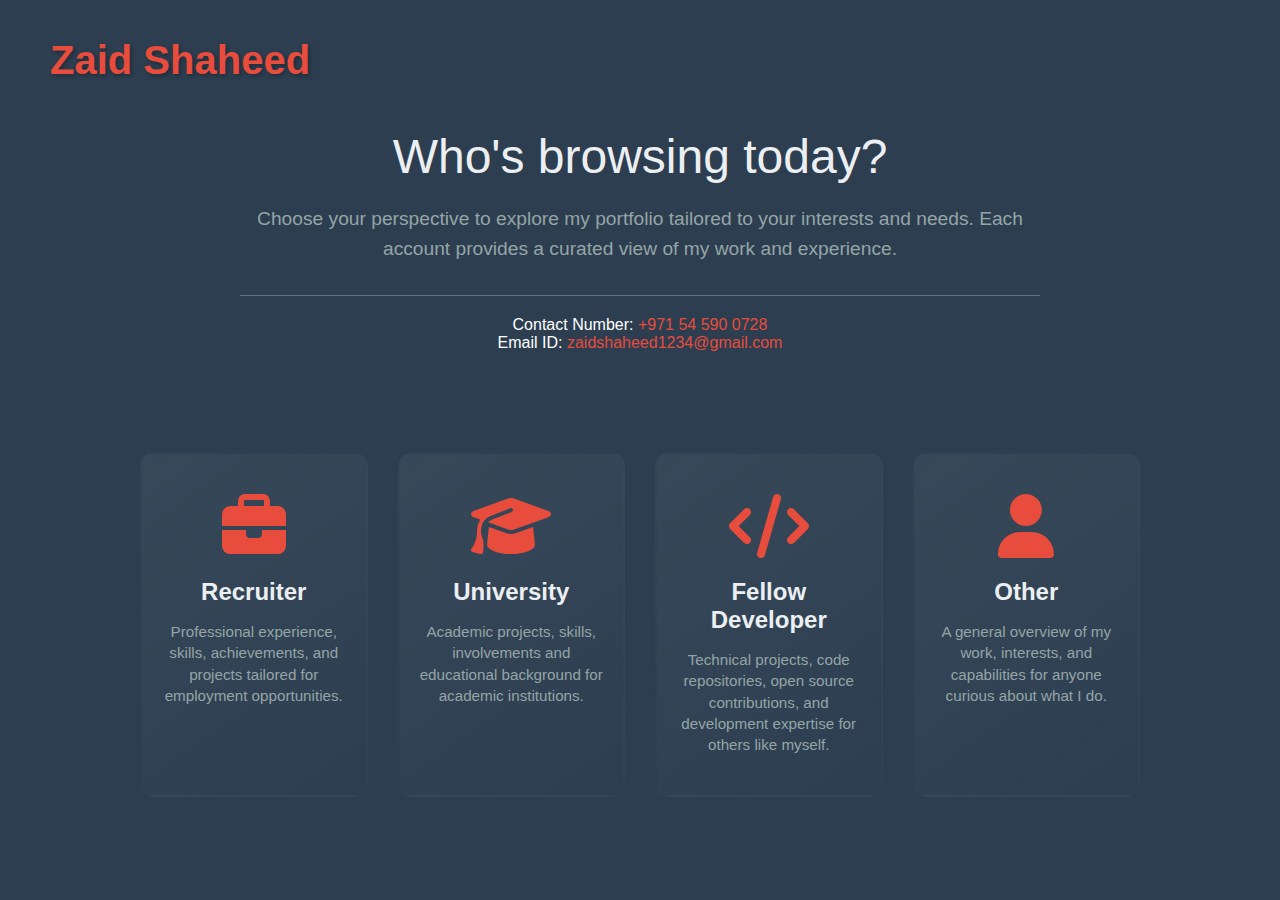
<file: index.html>
<br><!DOCTYPE html>
<html lang="en">
<head>
    <meta charset="UTF-8">
    <meta name="viewport" content="width=device-width, initial-scale=1.0">
    <title>Zaid Shaheed - Portfolio</title>
    <link rel="stylesheet" href="style.css">
    <link rel="stylesheet" href="https://cdnjs.cloudflare.com/ajax/libs/font-awesome/6.4.0/css/all.min.css">
</head>
<body>
    <header class="header">
        <a href="index.html">
            <div class="logo">Zaid Shaheed</div>
        </a>
    </header>

    <main class="main-container">
        <section class="welcome-section">
            <h1 class="welcome-title">Who's browsing today?</h1>
            <p class="welcome-subtitle">
                Choose your perspective to explore my portfolio tailored to your interests and needs.
                Each account provides a curated view of my work and experience.
            </p>
            <hr />
            <p class="contact-info">
                Contact Number: <a href="tel:+971545900728" class="contact-link">+971 54 590 0728</a> 
                <br>
                Email ID: <a href="mailto:zaidshaheed1234@gmail.com" class="contact-link">zaidshaheed1234@gmail.com</a>
            </p>
        </section>

        <section class="account-selection">
            <div class="account-grid">
                <div class="account-card" onclick="window.location.href='recruiter.html'">
                    <div class="account-icon">
                        <i class="fas fa-briefcase"></i>
                    </div>
                    <h2 class="account-name">Recruiter</h2>
                    <p class="account-description">
                        Professional experience, skills, achievements, and projects tailored for employment opportunities.
                    </p>
                </div>

                <div class="account-card" onclick="window.location.href='university.html'">
                    <div class="account-icon">
                        <i class="fas fa-graduation-cap"></i>
                    </div>
                    <h2 class="account-name">University</h2>
                    <p class="account-description">
                        Academic projects, skills, involvements and educational background for academic institutions.
                    </p>
                </div>

                <div class="account-card" onclick="window.location.href='developer.html'">
                    <div class="account-icon">
                        <i class="fas fa-code"></i>
                    </div>
                    <h2 class="account-name">Fellow Developer</h2>
                    <p class="account-description">
                        Technical projects, code repositories, open source contributions, and development expertise for others like myself.
                    </p>
                </div>

                <div class="account-card" onclick="window.location.href='other.html'">
                    <div class="account-icon">
                        <i class="fas fa-user"></i>
                    </div>
                    <h2 class="account-name">Other</h2>
                    <p class="account-description">
                        A general overview of my work, interests, and capabilities for anyone curious about what I do.
                    </p>
                </div>
            </div>
        </section>
    </main>

    <script src="portfolio.js"></script>
</body>
</html>
</file>
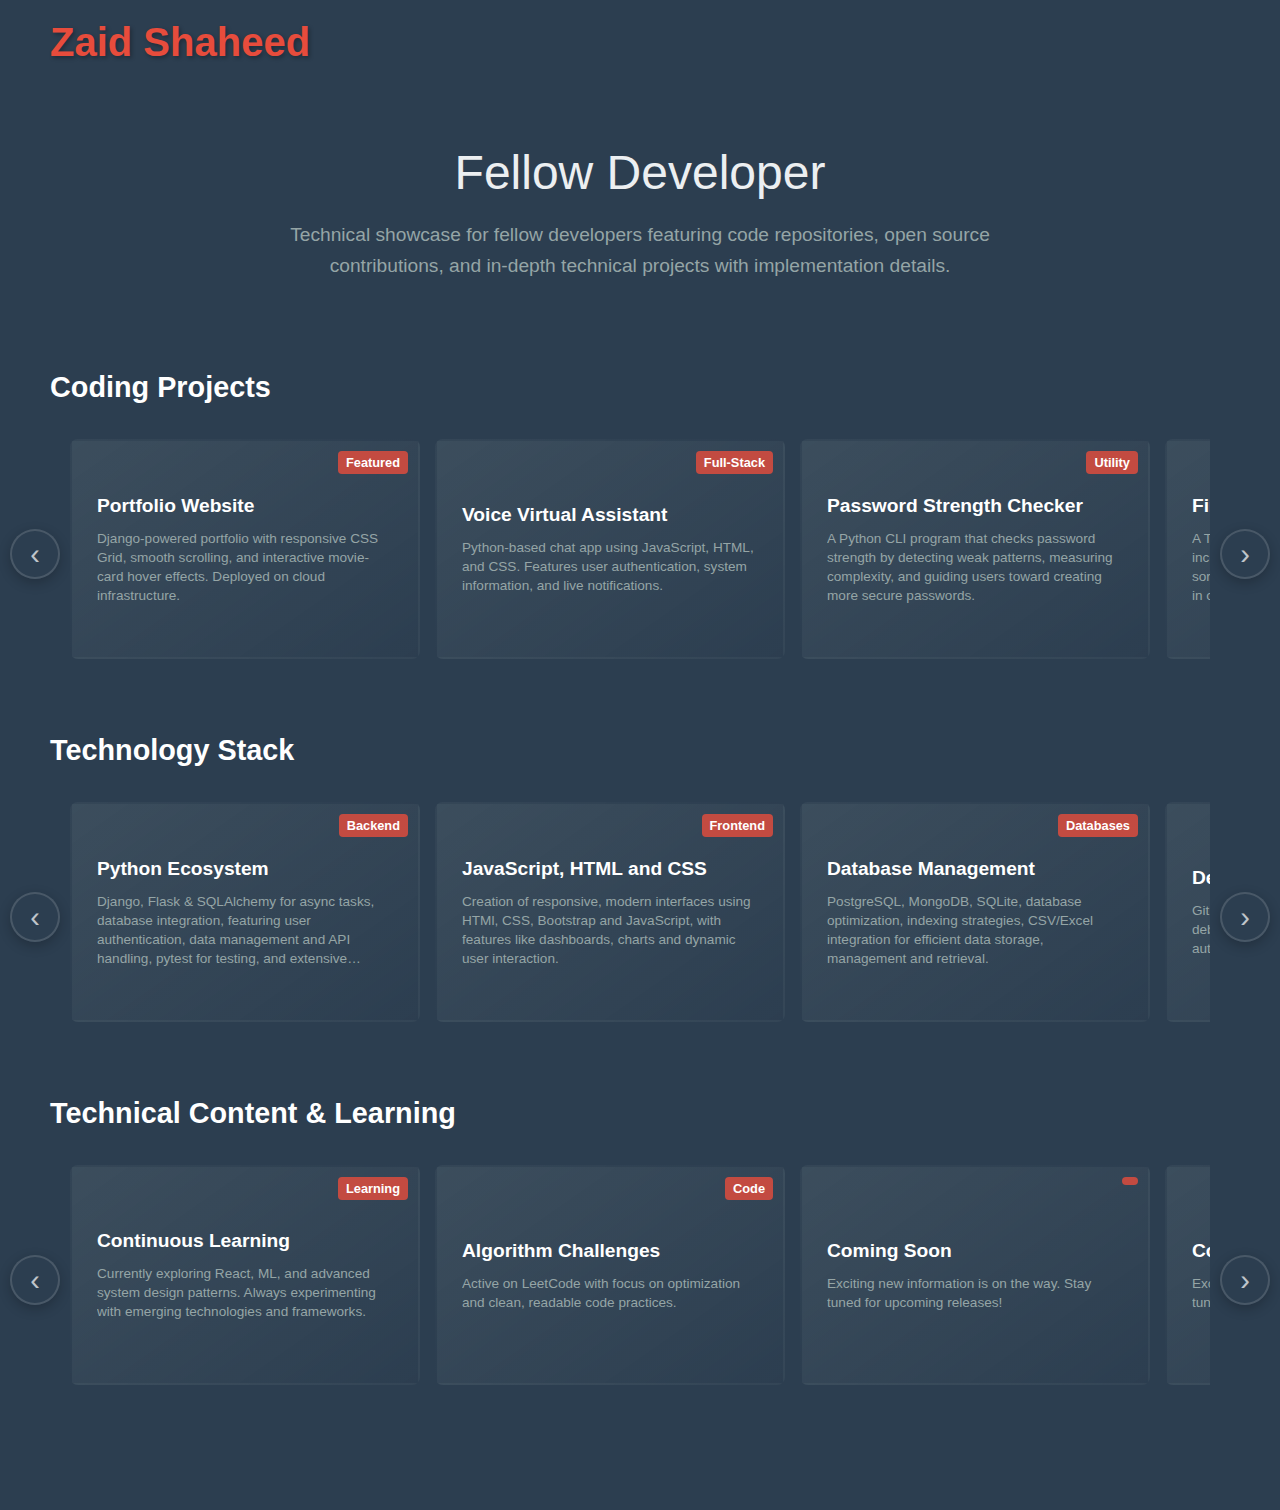
<file: developer.html>
<!DOCTYPE html>
<html lang="en">
<head>
    <meta charset="UTF-8">
    <meta name="viewport" content="width=device-width, initial-scale=1.0">
    <title>Zaid Shaheed - Developer Portfolio</title>
    <link rel="stylesheet" href="style.css">
    <link rel="stylesheet" href="https://cdnjs.cloudflare.com/ajax/libs/font-awesome/6.4.0/css/all.min.css">
</head>
<body class="portfolio-page">
    <header class="header">
        <a href="index.html">
            <div class="logo">Zaid Shaheed</div>
        </a>
    </header>

    <main class="main-container">
        <section class="welcome-section">
            <h1 class="welcome-title">Fellow Developer</h1>
            <p class="welcome-subtitle">
                Technical showcase for fellow developers featuring code repositories, open source contributions,
                and in-depth technical projects with implementation details.
            </p>
        </section>

        <section class="content-section">
            <!-- Coding Projects Section -->
            <div class="portfolio-section">
                <h2 class="section-title">Coding Projects</h2>
                <div class="movies-container">
                    <button class="scroll-btn left">‹</button>
                    <div class="movies-row">
                        <div class="movie-card">
                            <div class="movie-rating">Featured</div>
                            <h3 class="movie-title">Portfolio Website</h3>
                            <p class="movie-description">Django-powered portfolio with responsive CSS Grid, smooth scrolling, and interactive movie-card hover effects. Deployed on cloud infrastructure.</p>
                        </div>
                        <div class="movie-card">
                            <div class="movie-rating">Full-Stack</div>
                            <h3 class="movie-title">Voice Virtual Assistant</h3>
                            <p class="movie-description">Python-based chat app using JavaScript, HTML, and CSS. Features user authentication, system information, and live notifications.</p>
                        </div>
                        <div class="movie-card">
                            <div class="movie-rating">Utility</div>
                            <h3 class="movie-title">Password Strength Checker</h3>
                            <p class="movie-description">A Python CLI program that checks password strength by detecting weak patterns, measuring complexity, and guiding users toward creating more secure passwords.</p>
                        </div>
                        <div class="movie-card">
                            <div class="movie-rating">Web Application</div>
                            <h3 class="movie-title">Finance Tracker</h3>
                            <p class="movie-description">A Tkinter and Flask-based app to manage income and expenses across accounts, filter and sort transactions, visualize charts, and use built-in currency conversion with Excel/CSV import and export.</p>
                        </div>
                        <div class="movie-card">
                            <div class="movie-rating">Tool</div>
                            <h3 class="movie-title">QR Code Generator</h3>
                            <p class="movie-description">A Python program with a Tkinter UI that generates QR codes from text, displays them live, and allows saving in both PNG and PDF formats.</p>
                        </div>
                    </div>
                    <button class="scroll-btn right">›</button>
                </div>
            </div>

            <!-- Technology Stack Section -->
            <div class="portfolio-section">
                <h2 class="section-title">Technology Stack</h2>
                <div class="movies-container">
                    <button class="scroll-btn left">‹</button>
                    <div class="movies-row">
                        <div class="movie-card">
                            <div class="movie-rating">Backend</div>
                            <h3 class="movie-title">Python Ecosystem</h3>
                            <p class="movie-description">Django, Flask & SQLAlchemy for async tasks, database integration, featuring user authentication, data management and API handling, pytest for testing, and extensive experience with Python standard library.</p>
                        </div>
                        <div class="movie-card">
                            <div class="movie-rating">Frontend</div>
                            <h3 class="movie-title">JavaScript, HTML and CSS</h3>
                            <p class="movie-description">Creation of responsive, modern interfaces using HTMl, CSS, Bootstrap and JavaScript, with features like dashboards, charts and dynamic user interaction.</p>
                        </div>
                        <div class="movie-card">
                            <div class="movie-rating">Databases</div>
                            <h3 class="movie-title">Database Management</h3>
                            <p class="movie-description">PostgreSQL, MongoDB, SQLite, database optimization, indexing strategies, CSV/Excel integration for efficient data storage, management and retrieval.</p>
                        </div>
                        <div class="movie-card">
                            <div class="movie-rating">Tools</div>
                            <h3 class="movie-title">Development Tools</h3>
                            <p class="movie-description">Git workflow mastery, VS Code extensions, debugging tools, performance profiling, and automated testing frameworks.</p>
                        </div>
                        <div class="movie-card">
                            <div class="movie-rating">Integration</div>
                            <h3 class="movie-title">APIs & Services</h3>
                            <p class="movie-description">Building and consuming REST APIs, JSON handling, third-party integrations, and designing endpoints for data exchange across applications.</p>
                        </div>
                    </div>
                    <button class="scroll-btn right">›</button>
                </div>
            </div>

            <!-- Technical Blog & Learning Section -->
            <div class="portfolio-section">
                <h2 class="section-title">Technical Content & Learning</h2>
                <div class="movies-container">
                    <button class="scroll-btn left">‹</button>
                    <div class="movies-row">
                        <div class="movie-card">
                            <div class="movie-rating">Learning</div>
                            <h3 class="movie-title">Continuous Learning</h3>
                            <p class="movie-description">Currently exploring React, ML, and advanced system design patterns. Always experimenting with emerging technologies and frameworks.</p>
                        </div>
                        <div class="movie-card">
                            <div class="movie-rating">Code</div>
                            <h3 class="movie-title">Algorithm Challenges</h3>
                            <p class="movie-description">Active on LeetCode with focus on optimization and clean, readable code practices.</p>
                        </div>
                        <div class="movie-card">
                            <div class="movie-rating"></div>
                            <h3 class="movie-title">Coming Soon</h3>
                            <p class="movie-description">Exciting new information is on the way. Stay tuned for upcoming releases!</p>
                        </div>
                        <div class="movie-card">
                            <div class="movie-rating"></div>
                            <h3 class="movie-title">Coming Soon</h3>
                            <p class="movie-description">Exciting new information is on the way. Stay tuned for upcoming releases!</p>
                        </div>
                    </div>
                    <button class="scroll-btn right">›</button>
                </div>
            </div>
        </section>
    </main>

    <script src="portfolio.js"></script>
</body>
</html>
</file>
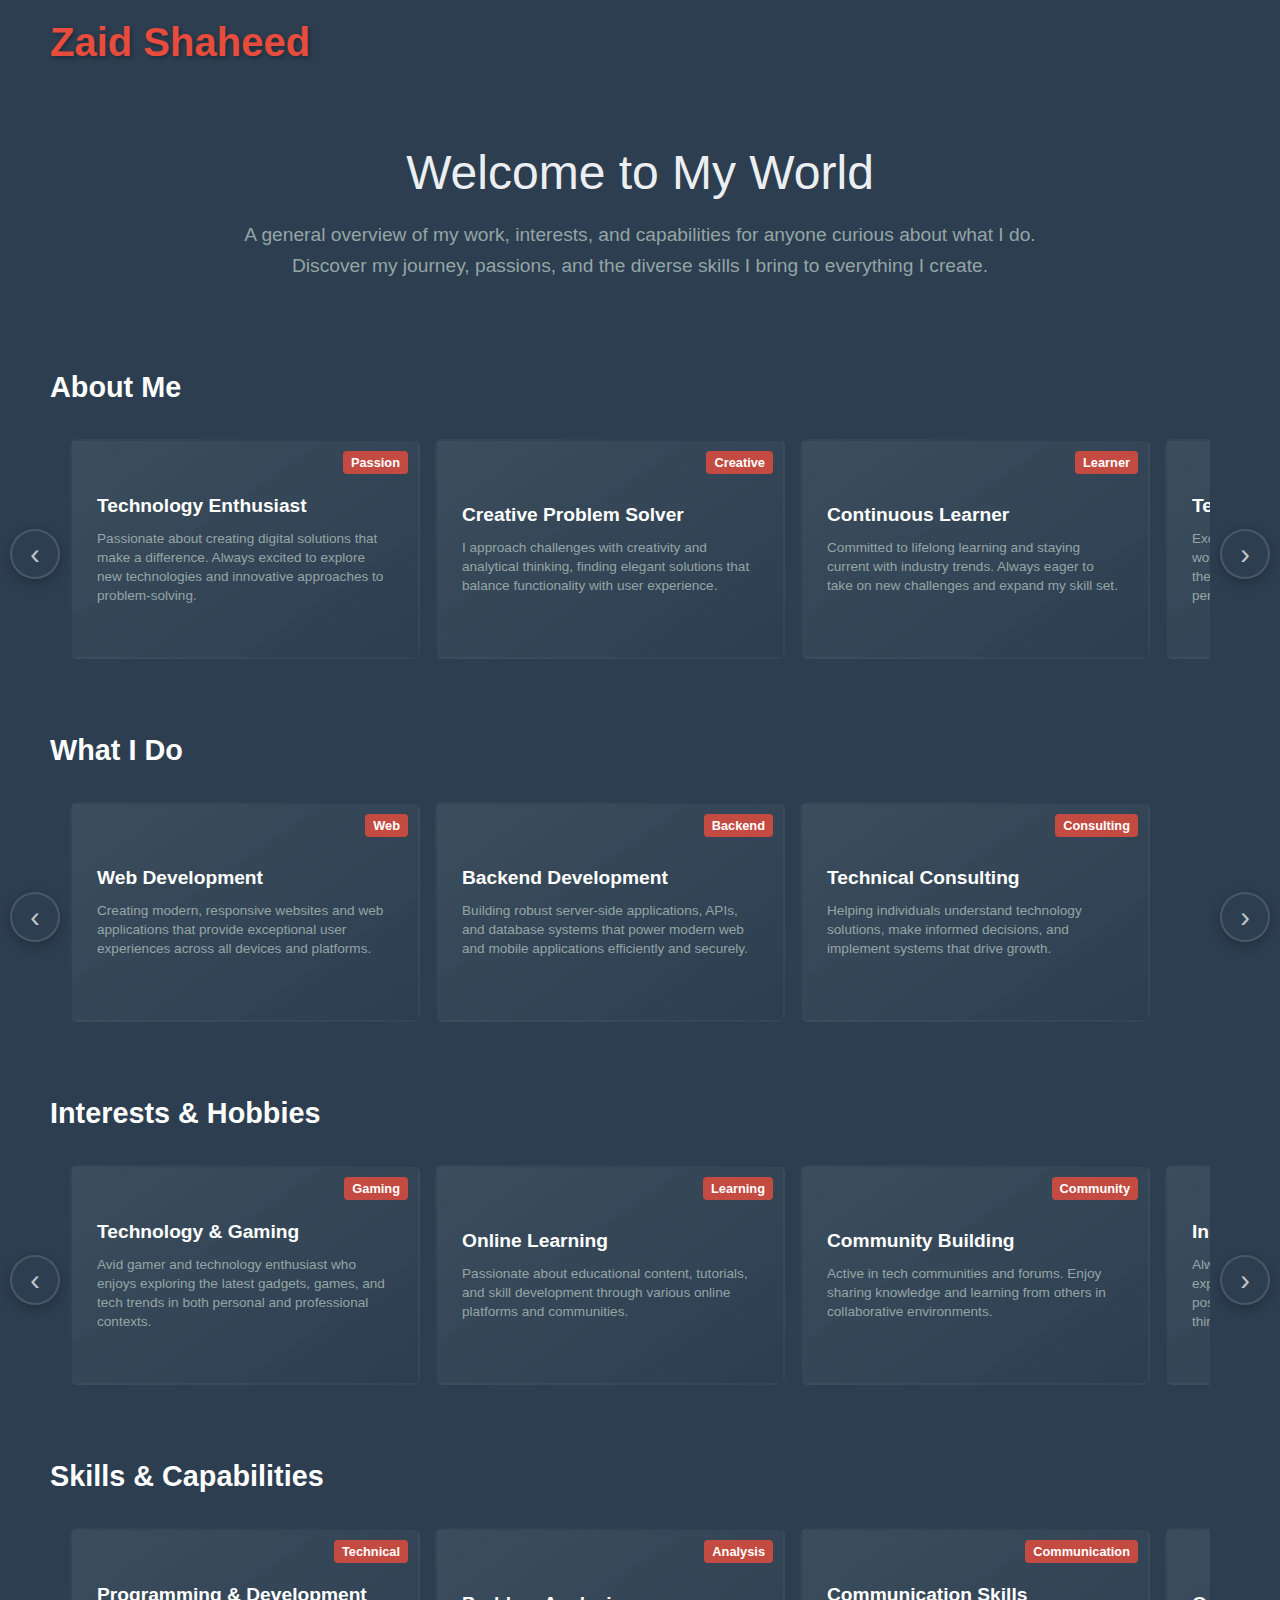
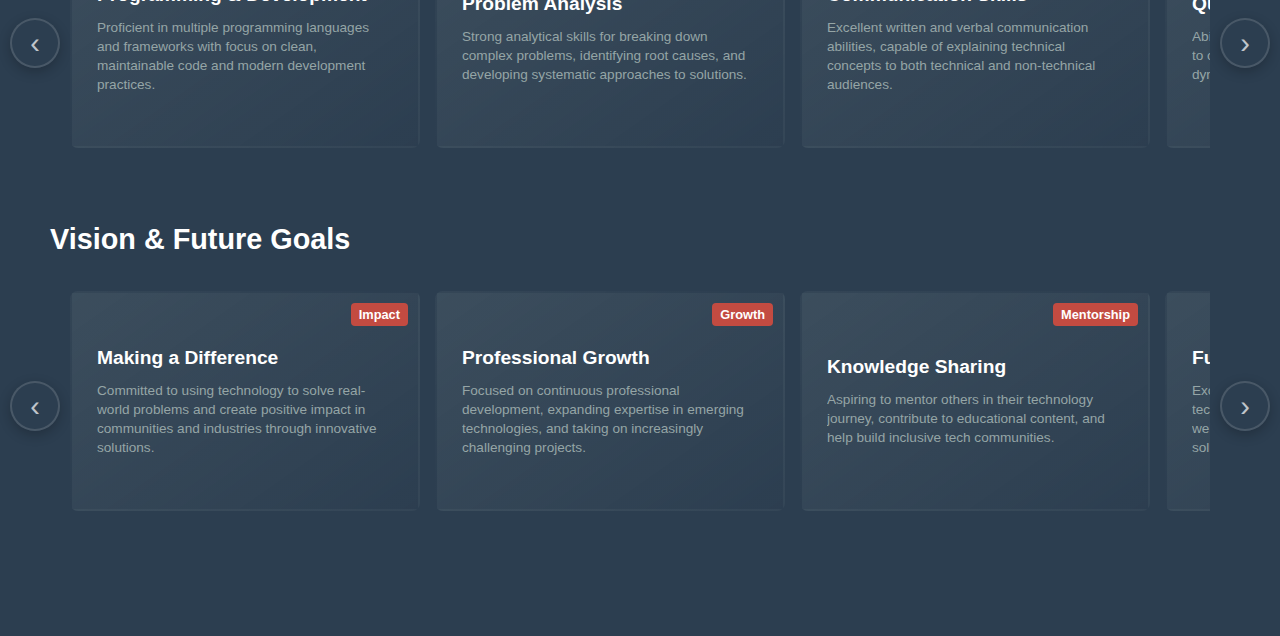
<file: other.html>
<!DOCTYPE html>
<html lang="en">
<head>
    <meta charset="UTF-8">
    <meta name="viewport" content="width=device-width, initial-scale=1.0">
    <title>Zaid Shaheed - General Portfolio</title>
    <link rel="stylesheet" href="style.css">
    <link rel="stylesheet" href="https://cdnjs.cloudflare.com/ajax/libs/font-awesome/6.4.0/css/all.min.css">
</head>
<body class="portfolio-page">
    <header class="header">
        <a href="index.html">
            <div class="logo">Zaid Shaheed</div>
        </a>
    </header>

    <main class="main-container">
        <section class="welcome-section">
            <h1 class="welcome-title">Welcome to My World</h1>
            <p class="welcome-subtitle">
                A general overview of my work, interests, and capabilities for anyone curious about what I do.
                Discover my journey, passions, and the diverse skills I bring to everything I create.
            </p>
        </section>

        <section class="content-section">
            <!-- About Me Section -->
            <div class="portfolio-section">
                <h2 class="section-title">About Me</h2>
                <div class="movies-container">
                    <button class="scroll-btn left">‹</button>
                    <div class="movies-row">
                        <div class="movie-card">
                            <div class="movie-rating">Passion</div>
                            <h3 class="movie-title">Technology Enthusiast</h3>
                            <p class="movie-description">Passionate about creating digital solutions that make a difference. Always excited to explore new technologies and innovative approaches to problem-solving.</p>
                        </div>
                        <div class="movie-card">
                            <div class="movie-rating">Creative</div>
                            <h3 class="movie-title">Creative Problem Solver</h3>
                            <p class="movie-description">I approach challenges with creativity and analytical thinking, finding elegant solutions that balance functionality with user experience.</p>
                        </div>
                        <div class="movie-card">
                            <div class="movie-rating">Learner</div>
                            <h3 class="movie-title">Continuous Learner</h3>
                            <p class="movie-description">Committed to lifelong learning and staying current with industry trends. Always eager to take on new challenges and expand my skill set.</p>
                        </div>
                        <div class="movie-card">
                            <div class="movie-rating">Collaborative</div>
                            <h3 class="movie-title">Team Player</h3>
                            <p class="movie-description">Excellent communication skills and experience working in collaborative environments. I believe the best solutions come from diverse perspectives.</p>
                        </div>
                    </div>
                    <button class="scroll-btn right">›</button>
                </div>
            </div>

            <!-- What I Do Section -->
            <div class="portfolio-section">
                <h2 class="section-title">What I Do</h2>
                <div class="movies-container">
                    <button class="scroll-btn left">‹</button>
                    <div class="movies-row">
                        <div class="movie-card">
                            <div class="movie-rating">Web</div>
                            <h3 class="movie-title">Web Development</h3>
                            <p class="movie-description">Creating modern, responsive websites and web applications that provide exceptional user experiences across all devices and platforms.</p>
                        </div>
                        <div class="movie-card">
                            <div class="movie-rating">Backend</div>
                            <h3 class="movie-title">Backend Development</h3>
                            <p class="movie-description">Building robust server-side applications, APIs, and database systems that power modern web and mobile applications efficiently and securely.</p>
                        </div>
                        <div class="movie-card">
                            <div class="movie-rating">Consulting</div>
                            <h3 class="movie-title">Technical Consulting</h3>
                            <p class="movie-description">Helping individuals understand technology solutions, make informed decisions, and implement systems that drive growth.</p>
                        </div>
                    </div>
                    <button class="scroll-btn right">›</button>
                </div>
            </div>

            <!-- Interests & Hobbies Section -->
            <div class="portfolio-section">
                <h2 class="section-title">Interests & Hobbies</h2>
                <div class="movies-container">
                    <button class="scroll-btn left">‹</button>
                    <div class="movies-row">
                        <div class="movie-card">
                            <div class="movie-rating">Gaming</div>
                            <h3 class="movie-title">Technology & Gaming</h3>
                            <p class="movie-description">Avid gamer and technology enthusiast who enjoys exploring the latest gadgets, games, and tech trends in both personal and professional contexts.</p>
                        </div>
                        <div class="movie-card">
                            <div class="movie-rating">Learning</div>
                            <h3 class="movie-title">Online Learning</h3>
                            <p class="movie-description">Passionate about educational content, tutorials, and skill development through various online platforms and communities.</p>
                        </div>
                        <div class="movie-card">
                            <div class="movie-rating">Community</div>
                            <h3 class="movie-title">Community Building</h3>
                            <p class="movie-description">Active in tech communities and forums. Enjoy sharing knowledge and learning from others in collaborative environments.</p>
                        </div>
                        <div class="movie-card">
                            <div class="movie-rating">Innovation</div>
                            <h3 class="movie-title">Innovation Projects</h3>
                            <p class="movie-description">Always working on side projects and experiments that push the boundaries of what's possible with current technology and creative thinking.</p>
                        </div>
                    </div>
                    <button class="scroll-btn right">›</button>
                </div>
            </div>

            <!-- Skills & Capabilities Section -->
            <div class="portfolio-section">
                <h2 class="section-title">Skills & Capabilities</h2>
                <div class="movies-container">
                    <button class="scroll-btn left">‹</button>
                    <div class="movies-row">
                        <div class="movie-card">
                            <div class="movie-rating">Technical</div>
                            <h3 class="movie-title">Programming & Development</h3>
                            <p class="movie-description">Proficient in multiple programming languages and frameworks with focus on clean, maintainable code and modern development practices.</p>
                        </div>
                        <div class="movie-card">
                            <div class="movie-rating">Analysis</div>
                            <h3 class="movie-title">Problem Analysis</h3>
                            <p class="movie-description">Strong analytical skills for breaking down complex problems, identifying root causes, and developing systematic approaches to solutions.</p>
                        </div>
                        <div class="movie-card">
                            <div class="movie-rating">Communication</div>
                            <h3 class="movie-title">Communication Skills</h3>
                            <p class="movie-description">Excellent written and verbal communication abilities, capable of explaining technical concepts to both technical and non-technical audiences.</p>
                        </div>
                        <div class="movie-card">
                            <div class="movie-rating">Adaptability</div>
                            <h3 class="movie-title">Quick Adaptation</h3>
                            <p class="movie-description">Ability to quickly learn new technologies, adapt to changing requirements, and work effectively in dynamic, fast-paced environments.</p>
                        </div>
                        <div class="movie-card">
                            <div class="movie-rating">Leadership</div>
                            <h3 class="movie-title">Project Leadership</h3>
                            <p class="movie-description">Experience leading projects from conception to completion, coordinating resources, and ensuring deliverables meet quality standards and deadlines.</p>
                        </div>
                    </div>
                    <button class="scroll-btn right">›</button>
                </div>
            </div>

            <!-- Vision & Goals Section -->
            <div class="portfolio-section">
                <h2 class="section-title">Vision & Future Goals</h2>
                <div class="movies-container">
                    <button class="scroll-btn left">‹</button>
                    <div class="movies-row">
                        <div class="movie-card">
                            <div class="movie-rating">Impact</div>
                            <h3 class="movie-title">Making a Difference</h3>
                            <p class="movie-description">Committed to using technology to solve real-world problems and create positive impact in communities and industries through innovative solutions.</p>
                        </div>
                        <div class="movie-card">
                            <div class="movie-rating">Growth</div>
                            <h3 class="movie-title">Professional Growth</h3>
                            <p class="movie-description">Focused on continuous professional development, expanding expertise in emerging technologies, and taking on increasingly challenging projects.</p>
                        </div>
                        <div class="movie-card">
                            <div class="movie-rating">Mentorship</div>
                            <h3 class="movie-title">Knowledge Sharing</h3>
                            <p class="movie-description">Aspiring to mentor others in their technology journey, contribute to educational content, and help build inclusive tech communities.</p>
                        </div>
                        <div class="movie-card">
                            <div class="movie-rating">Innovation</div>
                            <h3 class="movie-title">Future Innovation</h3>
                            <p class="movie-description">Excited to be part of the next wave of technological innovation, exploring AI, emerging web technologies, and sustainable tech solutions.</p>
                        </div>
                    </div>
                    <button class="scroll-btn right">›</button>
                </div>
            </div>
        </section>
    </main>

    <script src="portfolio.js"></script>
</body>
</html>
</file>
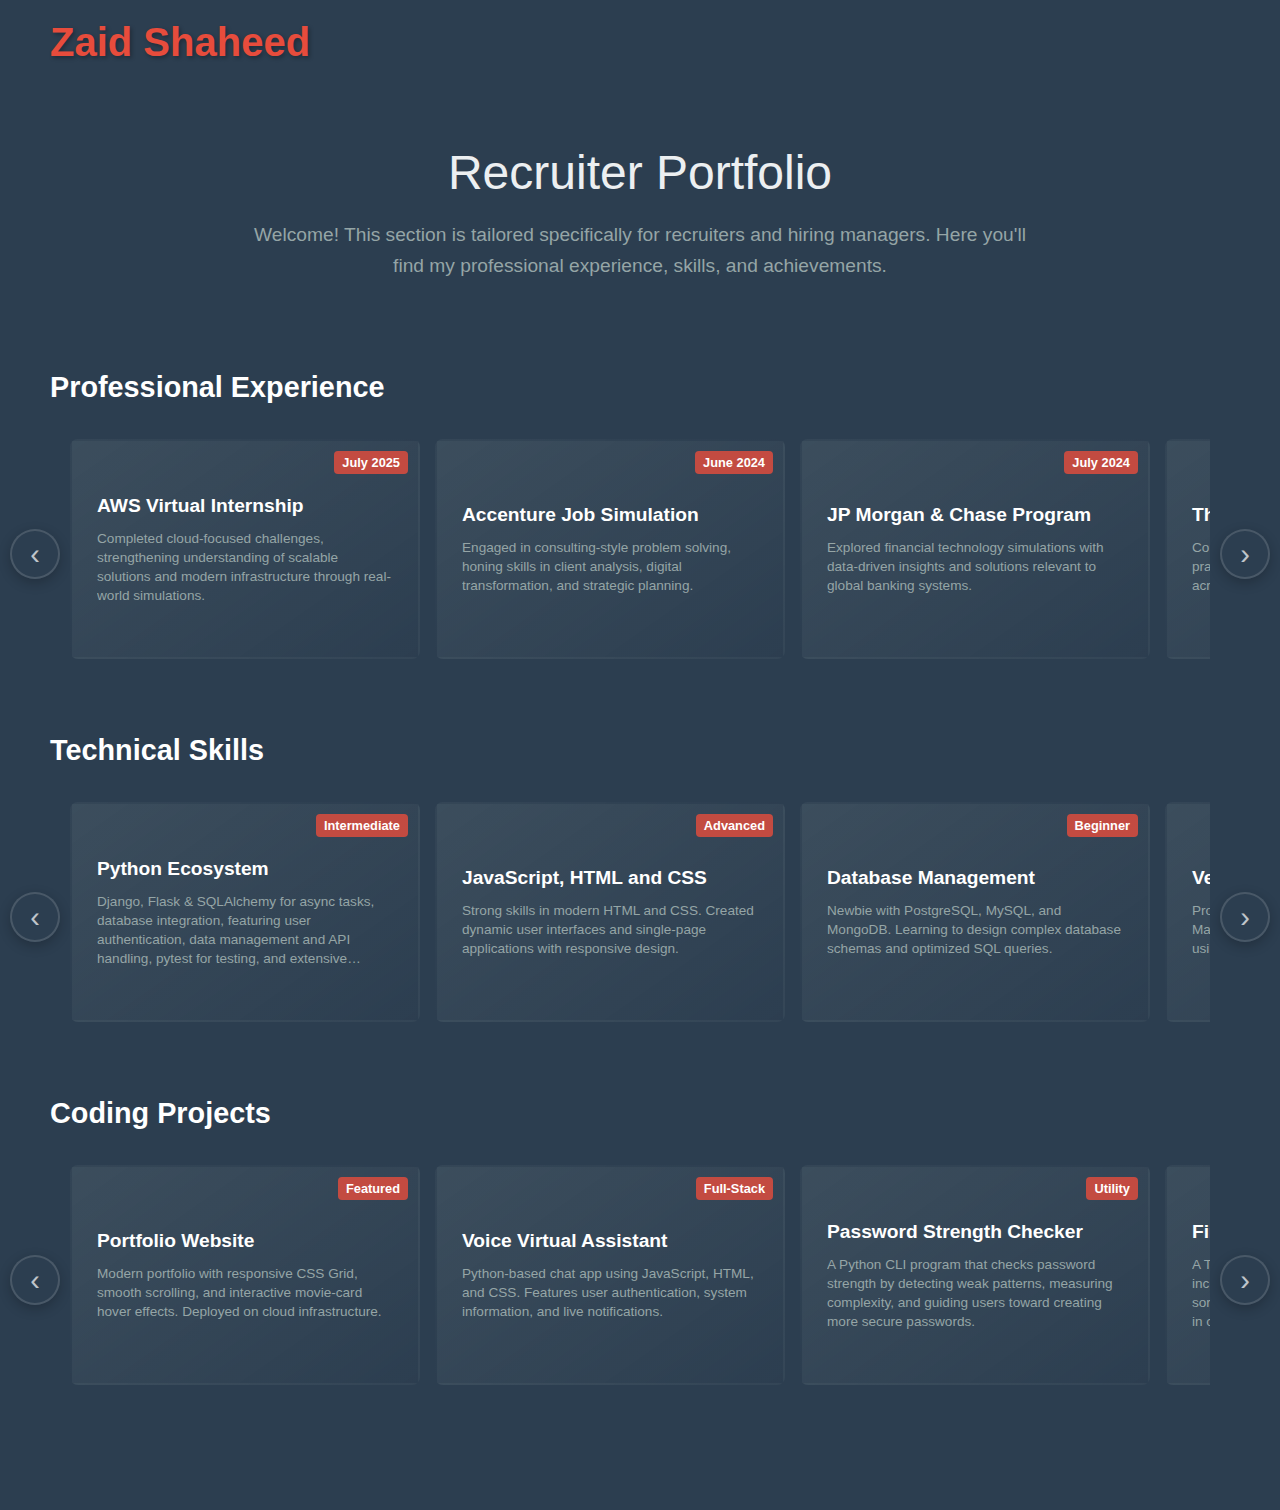
<file: recruiter.html>
<!DOCTYPE html>
<html lang="en">
<head>
    <meta charset="UTF-8">
    <meta name="viewport" content="width=device-width, initial-scale=1.0">
    <title>Zaid Shaheed - Recruiter Portfolio</title>
    <link rel="stylesheet" href="style.css">
    <link rel="stylesheet" href="https://cdnjs.cloudflare.com/ajax/libs/font-awesome/6.4.0/css/all.min.css">
</head>
<body class="portfolio-page">
    <header class="header">
        <a href="index.html">
            <div class="logo">Zaid Shaheed</div>
        </a>
    </header>

    <main class="main-container">
        <section class="welcome-section">
            <h1 class="welcome-title">Recruiter Portfolio</h1>
            <p class="welcome-subtitle">
                Welcome! This section is tailored specifically for recruiters and
                hiring managers. Here you'll find my professional experience, skills,
                and achievements.
            </p>
        </section>

        <section class="content-section">
            <!-- Professional Experience Section -->
            <div class="portfolio-section">
                <h2 class="section-title">Professional Experience</h2>
                <div class="movies-container">
                    <button class="scroll-btn left">‹</button>
                    <div class="movies-row">
                        <div class="movie-card">
                            <div class="movie-rating">July 2025</div>
                            <h3 class="movie-title">AWS Virtual Internship</h3>
                            <p class="movie-description">Completed cloud-focused challenges, strengthening understanding of scalable solutions and modern infrastructure through real-world simulations.</p>
                        </div>
                        <div class="movie-card">
                            <div class="movie-rating">June 2024</div>
                            <h3 class="movie-title">Accenture Job Simulation</h3>
                            <p class="movie-description">Engaged in consulting-style problem solving, honing skills in client analysis, digital transformation, and strategic planning.</p>
                        </div>
                        <div class="movie-card">
                            <div class="movie-rating">July 2024</div>
                            <h3 class="movie-title">JP Morgan & Chase Program</h3>
                            <p class="movie-description">Explored financial technology simulations with data-driven insights and solutions relevant to global banking systems.</p>
                        </div>
                        <div class="movie-card">
                            <div class="movie-rating">2024 - 2025</div>
                            <h3 class="movie-title">The Forage Programs</h3>
                            <p class="movie-description">Completed multiple virtual internships gaining practical exposure to real-world industry tasks across various sectors.</p>
                        </div>
                    </div>
                    <button class="scroll-btn right">›</button>
                </div>
            </div>

            <!-- Technical Skills Section -->
            <div class="portfolio-section">
                <h2 class="section-title">Technical Skills</h2>
                <div class="movies-container">
                    <button class="scroll-btn left">‹</button>
                    <div class="movies-row">
                        <div class="movie-card">
                            <div class="movie-rating">Intermediate</div>
                            <h3 class="movie-title">Python Ecosystem</h3>
                            <p class="movie-description">Django, Flask & SQLAlchemy for async tasks, database integration, featuring user authentication, data management and API handling, pytest for testing, and extensive experience with Python standard library.</p>
                        </div>
                        <div class="movie-card">
                            <div class="movie-rating">Advanced</div>
                            <h3 class="movie-title">JavaScript, HTML and CSS</h3>
                            <p class="movie-description">Strong skills in modern HTML and CSS. Created dynamic user interfaces and single-page applications with responsive design.</p>
                        </div>
                        <div class="movie-card">
                            <div class="movie-rating">Beginner</div>
                            <h3 class="movie-title">Database Management</h3>
                            <p class="movie-description">Newbie with PostgreSQL, MySQL, and MongoDB. Learning to design complex database schemas and optimized SQL queries.</p>
                        </div>
                        <div class="movie-card">
                            <div class="movie-rating">Advanced</div>
                            <h3 class="movie-title">Version Control</h3>
                            <p class="movie-description">Proficient with Git and GitHub workflows. Managed code repositories and collaborated using branching strategies and code reviews.</p>
                        </div>
                    </div>
                    <button class="scroll-btn right">›</button>
                </div>
            </div>

            <!-- Coding Projects Section -->
            <div class="portfolio-section">
                <h2 class="section-title">Coding Projects</h2>
                <div class="movies-container">
                    <button class="scroll-btn left">‹</button>
                    <div class="movies-row">
                        <div class="movie-card">
                            <div class="movie-rating">Featured</div>
                            <h3 class="movie-title">Portfolio Website</h3>
                            <p class="movie-description">Modern portfolio with responsive CSS Grid, smooth scrolling, and interactive movie-card hover effects. Deployed on cloud infrastructure.</p>
                        </div>
                        <div class="movie-card">
                            <div class="movie-rating">Full-Stack</div>
                            <h3 class="movie-title">Voice Virtual Assistant</h3>
                            <p class="movie-description">Python-based chat app using JavaScript, HTML, and CSS. Features user authentication, system information, and live notifications.</p>
                        </div>
                        <div class="movie-card">
                            <div class="movie-rating">Utility</div>
                            <h3 class="movie-title">Password Strength Checker</h3>
                            <p class="movie-description">A Python CLI program that checks password strength by detecting weak patterns, measuring complexity, and guiding users toward creating more secure passwords.</p>
                        </div>
                        <div class="movie-card">
                            <div class="movie-rating">Web Application</div>
                            <h3 class="movie-title">Finance Tracker</h3>
                            <p class="movie-description">A Tkinter and Flask-based app to manage income and expenses across accounts, filter and sort transactions, visualize charts, and use built-in currency conversion with Excel/CSV import and export.</p>
                        </div>
                        <div class="movie-card">
                            <div class="movie-rating">Tool</div>
                            <h3 class="movie-title">QR Code Generator</h3>
                            <p class="movie-description">A Python program with a Tkinter UI that generates QR codes from text, displays them live, and allows saving in both PNG and PDF formats.</p>
                        </div>
                    </div>
                    <button class="scroll-btn right">›</button>
                </div>
            </div>
        </section>
    </main>

    <script src="portfolio.js"></script>
</body>
</html>
</file>
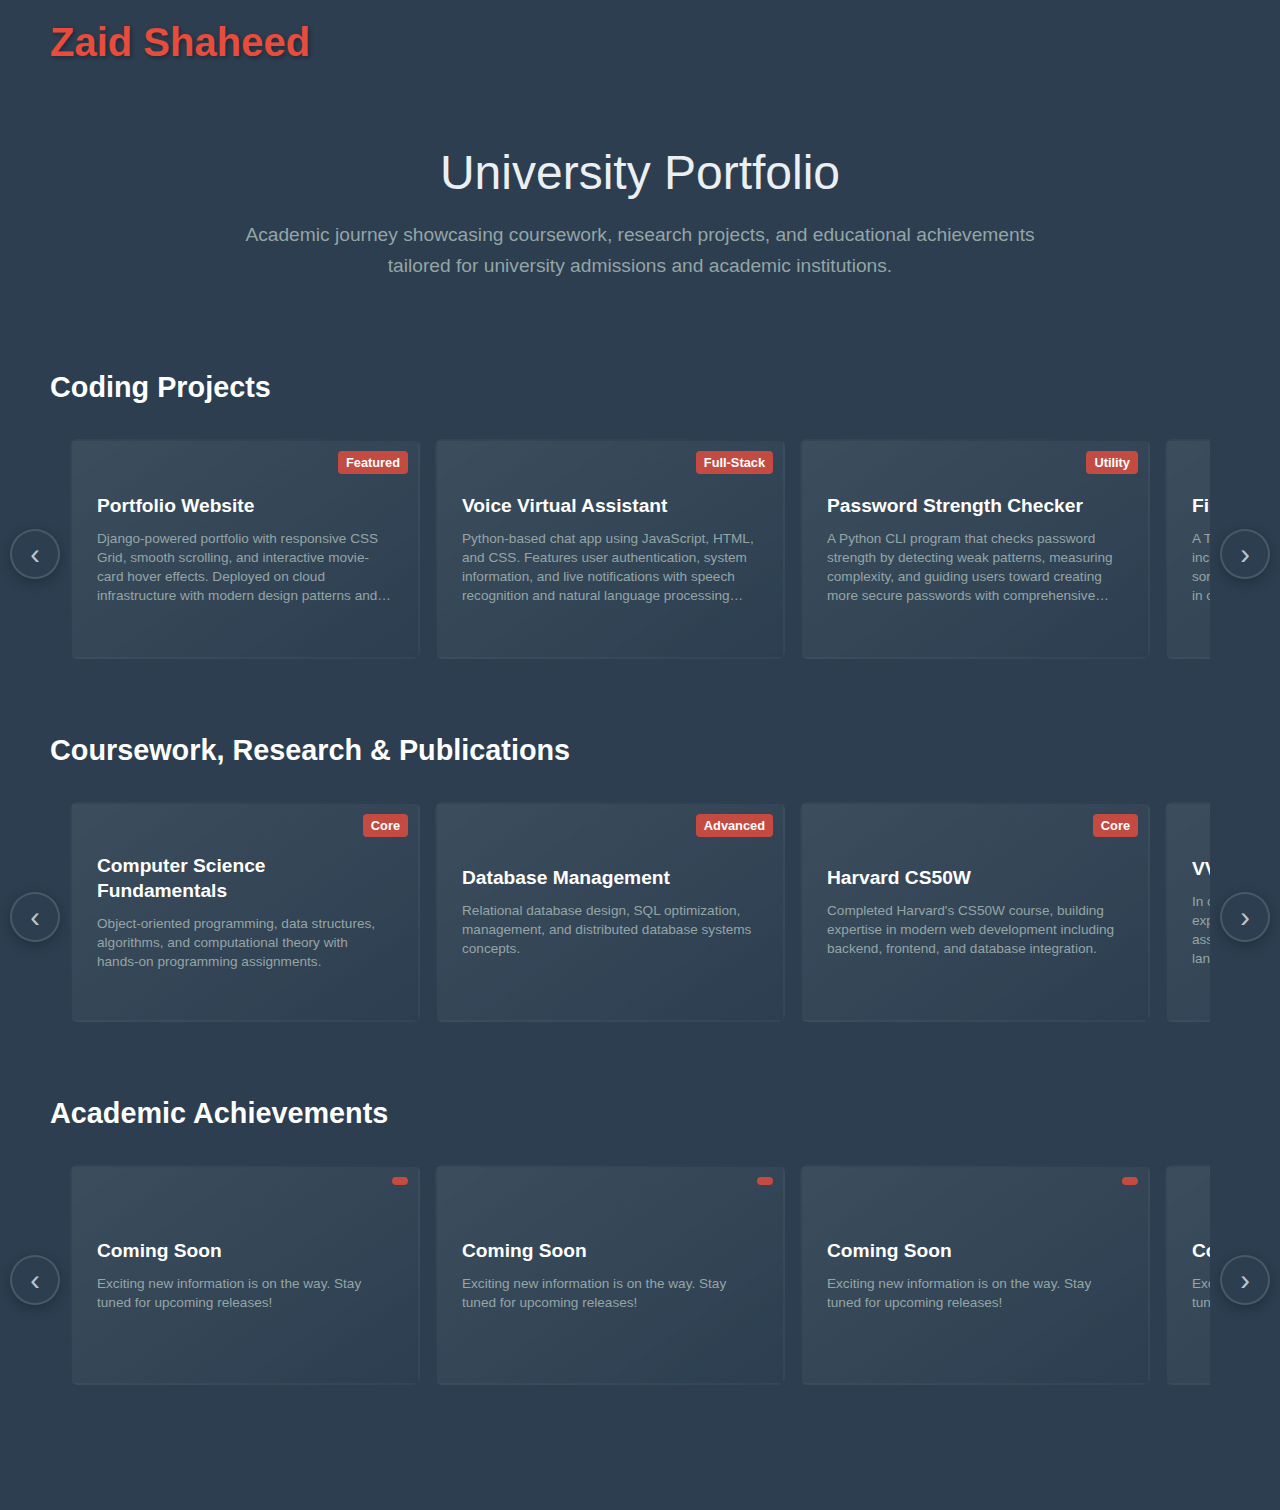
<file: university.html>
<!DOCTYPE html>
<html lang="en">
<head>
    <meta charset="UTF-8">
    <meta name="viewport" content="width=device-width, initial-scale=1.0">
    <title>Zaid Shaheed - University Portfolio</title>
    <link rel="stylesheet" href="style.css">
    <link rel="stylesheet" href="https://cdnjs.cloudflare.com/ajax/libs/font-awesome/6.4.0/css/all.min.css">
</head>
<body class="portfolio-page">
    <header class="header">
        <a href="index.html">
            <div class="logo">Zaid Shaheed</div>
        </a>
    </header>

    <main class="main-container">
        <section class="welcome-section">
            <h1 class="welcome-title">University Portfolio</h1>
            <p class="welcome-subtitle">
                Academic journey showcasing coursework, research projects, and educational achievements
                tailored for university admissions and academic institutions.
            </p>
        </section>

        <section class="content-section">
            <!-- Coding Projects Section -->
            <div class="portfolio-section">
                <h2 class="section-title">Coding Projects</h2>
                <div class="movies-container">
                    <button class="scroll-btn left">‹</button>
                    <div class="movies-row">
                        <div class="movie-card">
                            <div class="movie-rating">Featured</div>
                            <h3 class="movie-title">Portfolio Website</h3>
                            <p class="movie-description">Django-powered portfolio with responsive CSS Grid, smooth scrolling, and interactive movie-card hover effects. Deployed on cloud infrastructure with modern design patterns and user experience optimization.</p>
                        </div>
                        <div class="movie-card">
                            <div class="movie-rating">Full-Stack</div>
                            <h3 class="movie-title">Voice Virtual Assistant</h3>
                            <p class="movie-description">Python-based chat app using JavaScript, HTML, and CSS. Features user authentication, system information, and live notifications with speech recognition and natural language processing capabilities.</p>
                        </div>
                        <div class="movie-card">
                            <div class="movie-rating">Utility</div>
                            <h3 class="movie-title">Password Strength Checker</h3>
                            <p class="movie-description">A Python CLI program that checks password strength by detecting weak patterns, measuring complexity, and guiding users toward creating more secure passwords with comprehensive security analysis.</p>
                        </div>
                        <div class="movie-card">
                            <div class="movie-rating">Web Application</div>
                            <h3 class="movie-title">Finance Tracker</h3>
                            <p class="movie-description">A Tkinter and Flask-based app to manage income and expenses across accounts, filter and sort transactions, visualize charts, and use built-in currency conversion with Excel/CSV import and export functionality.</p>
                        </div>
                        <div class="movie-card">
                            <div class="movie-rating">Tool</div>
                            <h3 class="movie-title">QR Code Generator</h3>
                            <p class="movie-description">A Python program with a Tkinter UI that generates QR codes from text, displays them live, and allows saving in both PNG and PDF formats with customizable styling and error correction levels.</p>
                        </div>
                    </div>
                    <button class="scroll-btn right">›</button>
                </div>
            </div>

            <!-- Coursework Section -->
            <div class="portfolio-section">
                <h2 class="section-title">Coursework, Research & Publications</h2>
                <div class="movies-container">
                    <button class="scroll-btn left">‹</button>
                    <div class="movies-row">
                        <div class="movie-card">
                            <div class="movie-rating">Core</div>
                            <h3 class="movie-title">Computer Science Fundamentals</h3>
                            <p class="movie-description">Object-oriented programming, data structures, algorithms, and computational theory with hands-on programming assignments.</p>
                        </div>
                        <div class="movie-card">
                            <div class="movie-rating">Advanced</div>
                            <h3 class="movie-title">Database Management</h3>
                            <p class="movie-description">Relational database design, SQL optimization, management, and distributed database systems concepts.</p>
                        </div>
                        <div class="movie-card">
                            <div class="movie-rating">Core</div>
                            <h3 class="movie-title">Harvard CS50W</h3>
                            <p class="movie-description">Completed Harvard's CS50W course, building expertise in modern web development including backend, frontend, and database integration.</p>
                        </div>
                        <div class="movie-card">
                            <div class="movie-rating">Research</div>
                            <h3 class="movie-title">VVA Research Paper</h3>
                            <p class="movie-description">In our Aurora VVA research paper, my team and I explored building an AI-powered virtual voice assistant using speech recognition, natural language processing, and Python-based automation.</p>
                        </div>
                    </div>
                    <button class="scroll-btn right">›</button>
                </div>
            </div>

            <!-- Academic Achievements Section -->
            <div class="portfolio-section">
                <h2 class="section-title">Academic Achievements</h2>
                <div class="movies-container">
                    <button class="scroll-btn left">‹</button>
                    <div class="movies-row">
                        <div class="movie-card">
                            <div class="movie-rating"></div>
                            <h3 class="movie-title">Coming Soon</h3>
                            <p class="movie-description">Exciting new information is on the way. Stay tuned for upcoming releases!</p>
                        </div>
                        <div class="movie-card">
                            <div class="movie-rating"></div>
                            <h3 class="movie-title">Coming Soon</h3>
                            <p class="movie-description">Exciting new information is on the way. Stay tuned for upcoming releases!</p>
                        </div>
                        <div class="movie-card">
                            <div class="movie-rating"></div>
                            <h3 class="movie-title">Coming Soon</h3>
                            <p class="movie-description">Exciting new information is on the way. Stay tuned for upcoming releases!</p>
                        </div>
                        <div class="movie-card">
                            <div class="movie-rating"></div>
                            <h3 class="movie-title">Coming Soon</h3>
                            <p class="movie-description">Exciting new information is on the way. Stay tuned for upcoming releases!</p>
                        </div>
                    </div>
                    <button class="scroll-btn right">›</button>
                </div>
            </div>
        </section>
    </main>

    <script src="portfolio.js"></script>
</body>
</html>
</file>
<file: style.css>
/* Cool Coastal Vibes Color Scheme */
:root {
    --dark-navy: #2C3E50;
    --medium-gray: #95A5A6;
    --light-gray: #ECEFF1;
    --coral-red: #E74C3C;
    --bright-red: #C0392B;
    --text-white: #FFFFFF;
    --text-dark: #1A1A1A;
}

* {
    margin: 0;
    padding: 0;
    box-sizing: border-box;
}

body {
    background-color: var(--dark-navy);
    color: var(--text-white);
    font-family: 'Segoe UI', Tahoma, Geneva, Verdana, sans-serif;
    min-height: 100vh;
    overflow-x: hidden;
}

/* Header Styles */ 
.header {
    position: relative;
    padding: 20px 50px;
    background: linear-gradient(180deg, rgba(44, 62, 80, 0.9) 0%, transparent 100%);
}

.logo {
    font-size: 2.5rem;
    font-weight: bold;
    color: var(--coral-red);
    text-shadow: 2px 2px 4px rgba(0, 0, 0, 0.3);
}

/* Main Container */
.main-container {
    display: flex;
    flex-direction: column;
    align-items: center;
    justify-content: center;
    min-height: 80vh;
}

/* Portfolio pages specific layout */
.portfolio-page .main-container {
    align-items: center;
    justify-content: flex-start;
    padding: 20px 0;
    min-height: auto;
}

.portfolio-page .welcome-section {
    width: 100%;
    max-width: 1200px;
    margin: 40px auto 60px auto;
    padding: 0 50px;
    text-align: center;
}

.welcome-section {
    text-align: center;
    margin-bottom: 60px;
}

.welcome-title {
    font-size: 3rem;
    font-weight: 300;
    margin-bottom: 20px;
    color: var(--light-gray);
    text-align: center;
}

.welcome-subtitle {
    font-size: 1.2rem;
    color: var(--medium-gray);
    max-width: 800px;
    margin: 0 auto;
    line-height: 1.6;
    text-align: center;
}

.welcome-section hr {
    border: none;
    height: 1px;
    background-color: var(--medium-gray);
    margin: 30px 0 20px 0;
    width: 100%;
    opacity: 0.5;
}

.contact-info {
    font-size: 1rem;
    color: var(--text-white);
    text-align: center;
    margin-top: 15px;
}

.contact-link {
    color: var(--coral-red);
    text-decoration: none;
    transition: color 0.3s ease;
}

.contact-link:hover {
    color: var(--bright-red);
    text-decoration: underline;
}

/* Account Selection */
.account-selection {
    width: 100%;
    max-width: 1000px;
}

.account-grid {
    display: grid;
    grid-template-columns: repeat(auto-fit, minmax(220px, 1fr));
    gap: 30px;
    margin-top: 40px;
}

.account-card {
    background: linear-gradient(145deg, rgba(149, 165, 166, 0.1), rgba(44, 62, 80, 0.3));
    border: 2px solid transparent;
    border-radius: 15px;
    padding: 40px 20px;
    text-align: center;
    cursor: pointer;
    transition: all 0.3s ease;
    position: relative;
    overflow: hidden;
}

.account-card::before {
    content: '';
    position: absolute;
    top: 0;
    left: -100%;
    width: 100%;
    height: 100%;
    background: linear-gradient(90deg, transparent, rgba(236, 239, 241, 0.1), transparent);
    transition: left 0.5s ease;
}

.account-card:hover::before {
    left: 100%;
}

.account-card:hover {
    transform: translateY(-10px);
    border-color: var(--coral-red);
    box-shadow: 0 20px 40px rgba(231, 76, 60, 0.3);
    background: linear-gradient(145deg, rgba(231, 76, 60, 0.1), rgba(44, 62, 80, 0.5));
}

.account-icon {
    font-size: 4rem;
    margin-bottom: 20px;
    color: var(--coral-red);
    transition: color 0.3s ease;
}

.account-card:hover .account-icon {
    color: var(--bright-red);
}

.account-name {
    font-size: 1.5rem;
    font-weight: 600;
    margin-bottom: 15px;
    color: var(--light-gray);
}

.account-description {
    font-size: 0.95rem;
    color: var(--medium-gray);
    line-height: 1.4;
}

/* Netflix-style Movie Selector Styles */
.nav {
    display: flex;
    align-items: center;
    gap: 20px;
}

.nav-link {
    color: var(--medium-gray);
    text-decoration: none;
    font-size: 0.9rem;
    transition: color 0.3s ease;
    display: flex;
    align-items: center;
    gap: 5px;
}

.nav-link:hover {
    color: var(--text-white);
}

.portfolio-section {
    margin-bottom: 50px;
    width: 100%;
}

.section-title {
    font-size: 1.8rem;
    font-weight: 600;
    color: var(--text-white);
    margin-bottom: 20px;
    padding-left: 50px;
}

.movies-container {
    position: relative;
    width: 100%;
    overflow: hidden;
    padding: 0 70px;
}

.movies-row {
    display: flex;
    gap: 15px;
    overflow-x: auto;
    overflow-y: visible;
    scroll-behavior: smooth;
    padding: 15px 0 25px 0;
    scrollbar-width: none;
    -ms-overflow-style: none;
}

.movies-row::-webkit-scrollbar {
    display: none;
}

.movie-card {
    flex: 0 0 350px;
    width: 350px;
    height: 220px;
    min-width: 350px;
    max-width: 350px;
    background: linear-gradient(145deg, rgba(149, 165, 166, 0.15), rgba(44, 62, 80, 0.4));
    border-radius: 8px;
    cursor: pointer;
    transition: all 0.3s cubic-bezier(0.25, 0.46, 0.45, 0.94);
    position: relative;
    overflow: hidden;
    display: flex;
    flex-direction: column;
    justify-content: center;
    padding: 25px;
    border: 2px solid transparent;
}

.movie-card::before {
    content: '';
    position: absolute;
    top: 0;
    left: 0;
    right: 0;
    bottom: 0;
    background: linear-gradient(45deg, var(--coral-red), var(--bright-red));
    opacity: 0;
    transition: opacity 0.3s ease;
}

.movie-card:hover {
    transform: scale(1.05) translateY(-5px);
    border-color: var(--coral-red);
    box-shadow: 0 15px 35px rgba(231, 76, 60, 0.4);
    z-index: 10;
}

.movie-card:hover::before {
    opacity: 0.1;
}

.movie-title {
    font-size: 1.2rem;
    font-weight: 600;
    color: var(--text-white);
    margin-bottom: 10px;
    position: relative;
    z-index: 2;
    line-height: 1.3;
}

.movie-description {
    font-size: 0.85rem;
    color: var(--medium-gray);
    line-height: 1.4;
    position: relative;
    z-index: 2;
    overflow: hidden;
    display: -webkit-box;
    -webkit-line-clamp: 4;
    -webkit-box-orient: vertical;
}

.movie-rating {
    position: absolute;
    top: 10px;
    right: 10px;
    background: rgba(231, 76, 60, 0.8);
    color: var(--text-white);
    padding: 4px 8px;
    border-radius: 4px;
    font-size: 0.8rem;
    font-weight: bold;
    z-index: 2;
}

/* Scroll buttons */
.scroll-btn {
    position: absolute;
    top: 50%;
    transform: translateY(-50%);
    background: rgba(44, 62, 80, 0.95);
    border: 2px solid rgba(255, 255, 255, 0.2);
    color: var(--text-white);
    font-size: 1.8rem;
    padding: 12px 15px;
    cursor: pointer;
    border-radius: 50%;
    transition: all 0.3s ease;
    z-index: 10;
    opacity: 0.7;
    pointer-events: all;
    box-shadow: 0 4px 12px rgba(0, 0, 0, 0.3);
    width: 50px;
    height: 50px;
    display: flex;
    align-items: center;
    justify-content: center;
}

.movies-container:hover .scroll-btn {
    opacity: 1;
}

.scroll-btn:hover {
    opacity: 1;
    border-color: rgba(255, 255, 255, 0.4);
    background: rgba(44, 62, 80, 1);
    transform: translateY(-50%) scale(1.1);
    box-shadow: 0 6px 20px rgba(0, 0, 0, 0.4);
}

.scroll-btn.left {
    left: 10px;
}

.scroll-btn.right {
    right: 10px;
}

.scroll-btn:focus {
    outline: none;
    border-color: rgba(255, 255, 255, 0.6);
    box-shadow: 0 0 0 3px rgba(255, 255, 255, 0.2);
}

.scroll-btn:active {
    transform: translateY(-50%) scale(0.95);
}

/* Content section */
.content-section {
    padding: 30px 0;
    width: 100%;
}

/* MODAL SYSTEM CSS */

/* Modal overlay */
.modal-overlay {
    position: fixed;
    top: 0;
    left: 0;
    width: 100vw;
    height: 100vh;
    background: rgba(0, 0, 0, 0.85);
    backdrop-filter: blur(10px);
    z-index: 1000;
    display: none;
    justify-content: center;
    align-items: center;
    opacity: 0;
    transition: opacity 0.3s ease;
}

.modal-overlay.active {
    display: flex;
    opacity: 1;
}

/* Modal content container */
.modal-content {
    background: linear-gradient(145deg, var(--dark-navy), rgba(44, 62, 80, 0.95));
    border: 2px solid rgba(231, 76, 60, 0.3);
    border-radius: 20px;
    max-width: 90vw;
    max-height: 85vh;
    width: 800px;
    padding: 40px;
    position: relative;
    overflow-y: auto;
    box-shadow: 0 25px 50px rgba(0, 0, 0, 0.5);
    transform: scale(0.3);
    transition: transform 0.4s cubic-bezier(0.34, 1.56, 0.64, 1);
}

.modal-overlay.active .modal-content {
    transform: scale(1);
}

/* Modal close button */
.modal-close {
    position: absolute;
    top: 20px;
    right: 20px;
    background: rgba(231, 76, 60, 0.2);
    border: 2px solid var(--coral-red);
    color: var(--text-white);
    font-size: 24px;
    width: 40px;
    height: 40px;
    border-radius: 50%;
    cursor: pointer;
    display: flex;
    align-items: center;
    justify-content: center;
    transition: all 0.3s ease;
}

.modal-close:hover {
    background: var(--coral-red);
    transform: scale(1.1);
}

/* Modal header */
.modal-header {
    margin-bottom: 30px;
    text-align: center;
}

.modal-rating {
    display: inline-block;
    background: var(--coral-red);
    color: var(--text-white);
    padding: 8px 16px;
    border-radius: 20px;
    font-size: 0.9rem;
    font-weight: bold;
    margin-bottom: 15px;
}

.modal-title {
    font-size: 2.5rem;
    font-weight: 600;
    color: var(--text-white);
    margin-bottom: 20px;
    line-height: 1.2;
}

/* Modal body */
.modal-body {
    color: var(--medium-gray);
    line-height: 1.6;
}

.modal-description {
    font-size: 1.1rem;
    margin-bottom: 30px;
    color: var(--light-gray);
}

/* Modal sections */
.modal-section {
    margin-bottom: 30px;
}

.modal-section h3 {
    font-size: 1.4rem;
    color: var(--text-white);
    margin-bottom: 15px;
    border-bottom: 2px solid rgba(231, 76, 60, 0.3);
    padding-bottom: 8px;
}

.modal-section p, .modal-section ul {
    font-size: 1rem;
    color: var(--medium-gray);
    margin-bottom: 15px;
}

.modal-section ul {
    padding-left: 20px;
}

.modal-section li {
    margin-bottom: 8px;
}

/* Links and buttons in modal */
.modal-button {
    background: var(--coral-red);
    color: var(--text-white);
    border: none;
    padding: 12px 24px;
    border-radius: 25px;
    font-size: 1rem;
    font-weight: 500;
    cursor: pointer;
    transition: all 0.3s ease;
    margin: 10px 5px;
    display: inline-block;
    text-decoration: none;
}

.modal-button:hover {
    background: var(--bright-red);
    transform: translateY(-2px);
    box-shadow: 0 5px 15px rgba(231, 76, 60, 0.3);
}

/* Animation for page load */
@keyframes fadeInUp {
    from {
        opacity: 0;
        transform: translateY(30px);
    }
    to {
        opacity: 1;
        transform: translateY(0);
    }
}

.welcome-section {
    animation: fadeInUp 0.8s ease-out;
}

.account-card {
    animation: fadeInUp 0.8s ease-out;
}

.account-card:nth-child(1) { animation-delay: 0.1s; }
.account-card:nth-child(2) { animation-delay: 0.2s; }
.account-card:nth-child(3) { animation-delay: 0.3s; }
.account-card:nth-child(4) { animation-delay: 0.4s; }

/* Responsive Design */
@media (max-width: 768px) {
    .header {
        padding: 15px 25px;
    }
    
    .logo {
        font-size: 2rem;
    }
    
    .main-container {
        padding: 30px 25px;
    }
    
    .welcome-title {
        font-size: 2rem;
    }
    
    .welcome-subtitle {
        font-size: 1rem;
    }
    
    .account-grid {
        grid-template-columns: repeat(auto-fit, minmax(180px, 1fr));
        gap: 20px;
    }
    
    .account-card {
        padding: 30px 15px;
    }
    
    .account-icon {
        font-size: 3rem;
    }
    
    .account-name {
        font-size: 1.3rem;
    }
    
    .section-title {
        font-size: 1.4rem;
        padding-left: 20px;
    }
    
    .movies-container {
        padding: 0 60px;
    }
    
    .movie-card {
        flex: 0 0 250px;
        width: 250px;
        min-width: 250px;
        max-width: 250px;
        height: 160px;
        padding: 18px;
    }
    
    .movie-title {
        font-size: 1rem;
    }
    
    .movie-description {
        font-size: 0.8rem;
        -webkit-line-clamp: 3;
    }
    
    .scroll-btn {
        font-size: 1.4rem;
        width: 44px;
        height: 44px;
        padding: 10px 12px;
    }
    
    .scroll-btn.left {
        left: 5px;
    }

    .scroll-btn.right {
        right: 5px;
    }
    
    .modal-content {
        max-width: 95vw;
        max-height: 90vh;
        padding: 30px 20px;
        margin: 20px;
    }
    
    .modal-title {
        font-size: 2rem;
    }
    
    .modal-description {
        font-size: 1rem;
    }
    
    .modal-section h3 {
        font-size: 1.2rem;
    }
}

@media (max-width: 480px) {
    .account-grid {
        grid-template-columns: 1fr;
        gap: 15px;
    }
    
    .welcome-title {
        font-size: 1.8rem;
    }
    
    .movie-card {
        flex: 0 0 220px;
        width: 220px;
        min-width: 220px;
        max-width: 220px;
        height: 140px;
        padding: 15px;
    }

    .movies-container {
        padding: 0 50px;
    }

    .scroll-btn {
        font-size: 1.2rem;
        width: 40px;
        height: 40px;
        padding: 8px 10px;
    }

    .scroll-btn.left {
        left: 2px;
    }

    .scroll-btn.right {
        right: 2px;
    }
    
    .modal-content {
        padding: 25px 15px;
    }
    
    .modal-title {
        font-size: 1.7rem;
    }
    
    .modal-description {
        font-size: 0.95rem;
    }
}

a, a:link, a:hover, a:visited, a:active {
    text-decoration: none !important;
}
</file>
